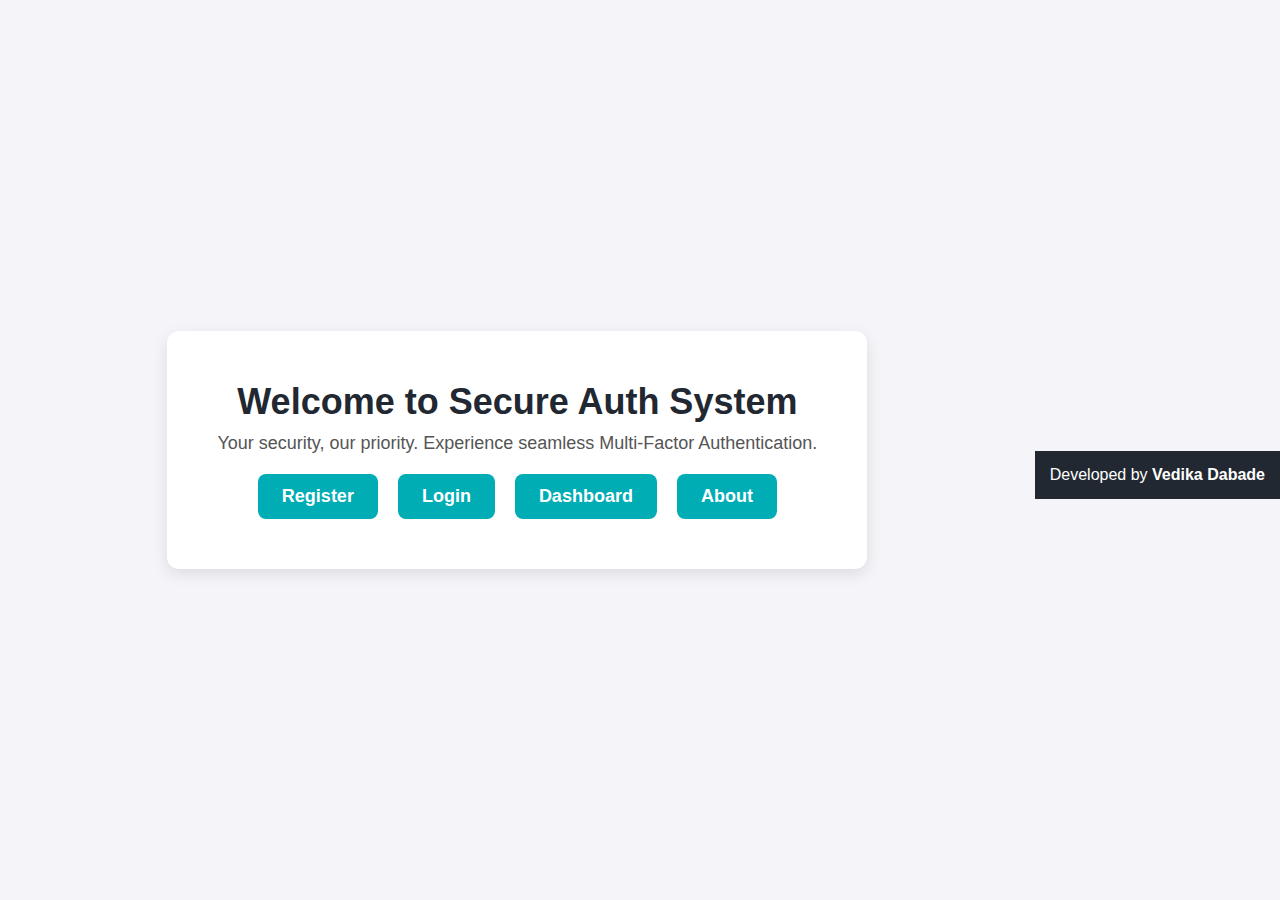
<file: index.html>
<!DOCTYPE html>
<html lang="en">
<head>
    <meta charset="UTF-8">
    <meta name="viewport" content="width=device-width, initial-scale=1.0">
    <title>Secure Auth System</title>
    <link rel="stylesheet" href="style.css">
</head>
<body class="homepage">

    <div class="home-container">
        <h1>Welcome to Secure Auth System</h1>
        <p>Your security, our priority. Experience seamless Multi-Factor Authentication.</p>

        <div class="button-container">
            <a href="register.html" class="btn">Register</a>
            <a href="login.html" class="btn">Login</a>
            <a href="dashboard.html" class="btn">Dashboard</a>
            <a href="about.html" class="btn">About</a>
        </div>
    </div>

    <footer class="footer">
        <p>Developed by <strong>Vedika Dabade</strong></p>
    </footer>

</body>
</html>
</file>
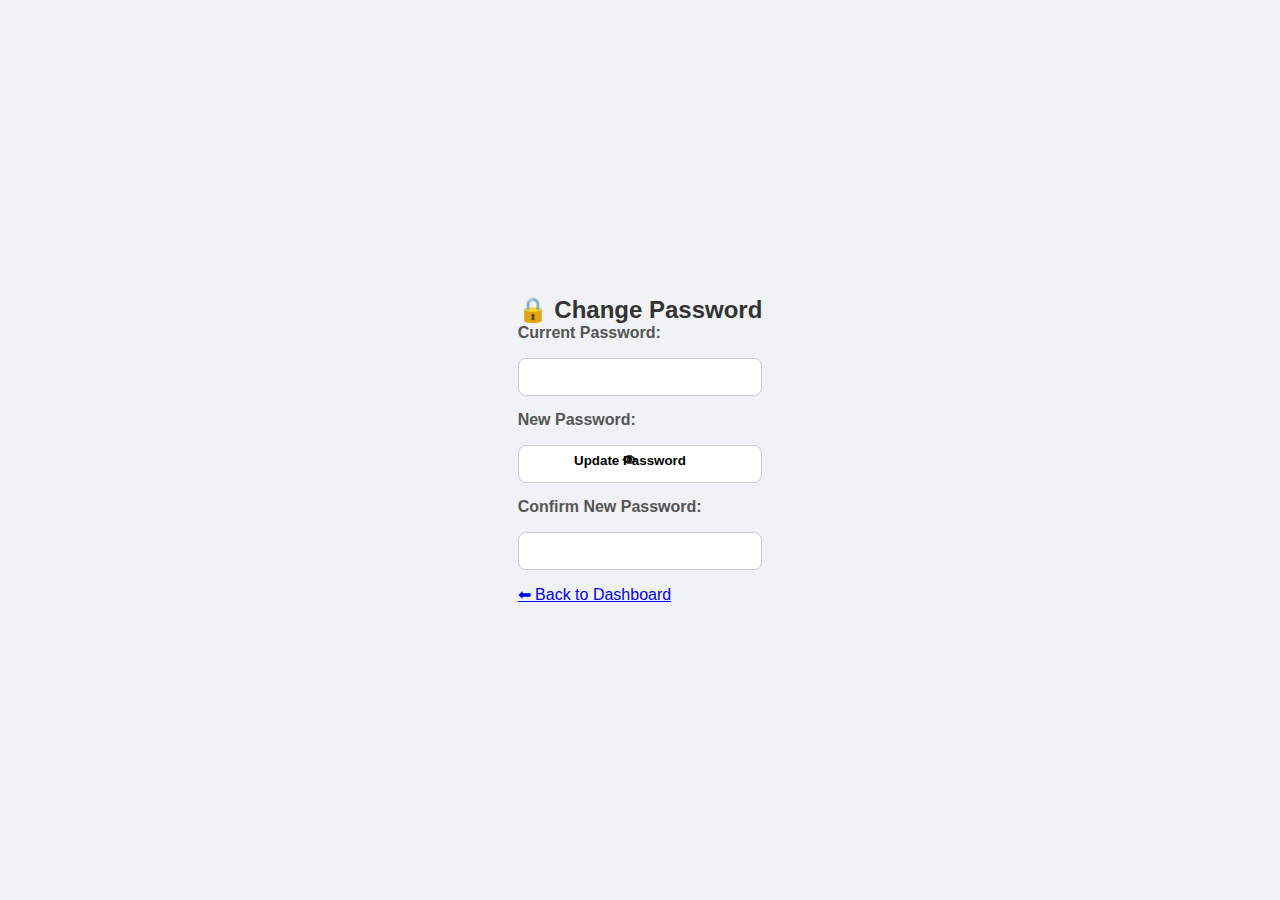
<file: change_password.html>
<!DOCTYPE html>
<html lang="en">
<head>
    <meta charset="UTF-8">
    <meta name="viewport" content="width=device-width, initial-scale=1.0">
    <title>Change Password - Secure Auth</title>
    <link rel="stylesheet" href="style.css">
</head> 
<body>
    <div class="password-container">
        <h2>🔒 Change Password</h2>
        <form id="passwordForm">
            <label>Current Password:</label>
            <div class="password-box">
                <input type="password" id="currentPassword" required>
                <button type="button" class="toggle-password" onclick="togglePassword('currentPassword', this)">👁</button>
            </div>

            <label>New Password:</label>
            <div class="password-box">
                <input type="password" id="newPassword" required>
                <button type="button" class="toggle-password" onclick="togglePassword('newPassword', this)">👁</button>
            </div>

            <label>Confirm New Password:</label>
            <div class="password-box">
                <input type="password" id="confirmPassword" required>
                <button type="button" class="toggle-password" onclick="togglePassword('confirmPassword', this)">👁</button>
            </div>

            <button type="submit" class="update-btn">Update Password</button>
        </form>

        <a href="dashboard.html" class="back-btn">⬅ Back to Dashboard</a>
    </div>

    <script>
        function togglePassword(inputId, button) {
            let input = document.getElementById(inputId);
            input.type = input.type === "password" ? "text" : "password";
        }

        document.getElementById("passwordForm").addEventListener("submit", function(event) {
            event.preventDefault();

            let currentPassword = document.getElementById("currentPassword").value;
            let newPassword = document.getElementById("newPassword").value;
            let confirmPassword = document.getElementById("confirmPassword").value;

            if (newPassword !== confirmPassword) {
                alert("❌ New passwords do not match!");
                return;
            }

            alert("✅ Password updated successfully!");
            window.location.href = "dashboard.html";
        });
    </script>
</body>
</html>
</file>
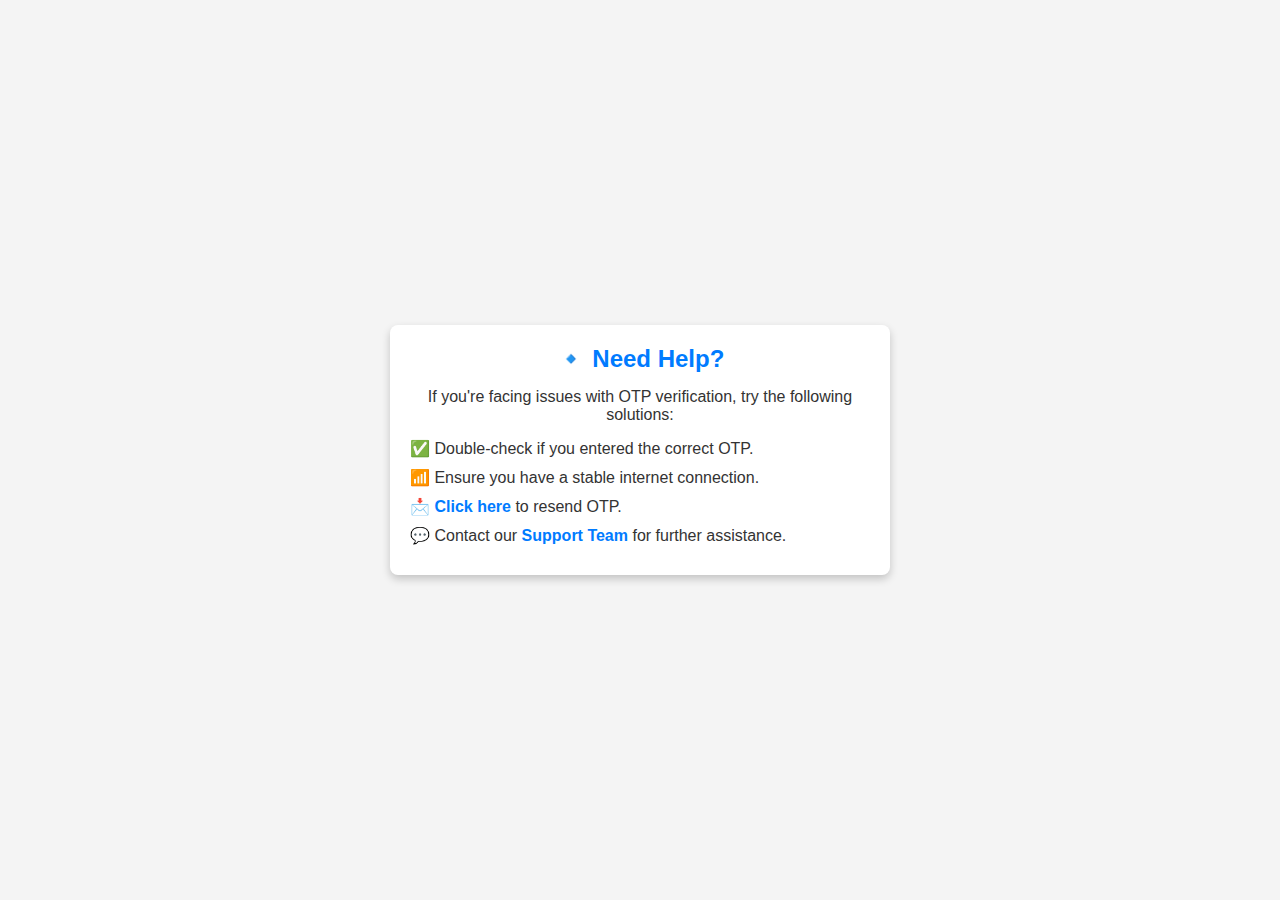
<file: help.html>
<!DOCTYPE html>
<html lang="en">
<head>
    <meta charset="UTF-8">
    <meta name="viewport" content="width=device-width, initial-scale=1.0">
    <title>Help Center</title>
    <link rel="stylesheet" href="style.css">
</head>
<body class="help-page">
    <div class="help-container">
        <h2>🔹 Need Help?</h2>
        <p>If you're facing issues with OTP verification, try the following solutions:</p>
        <ul>
            <li>✅ Double-check if you entered the correct OTP.</li>
            <li>📶 Ensure you have a stable internet connection.</li>
            <li>📩 <a href="resend_otp.html">Click here</a> to resend OTP.</li>
            <li>💬 Contact our <a href="support.html">Support Team</a> for further assistance.</li>
        </ul>
    </div>
</body>
</html>
</file>
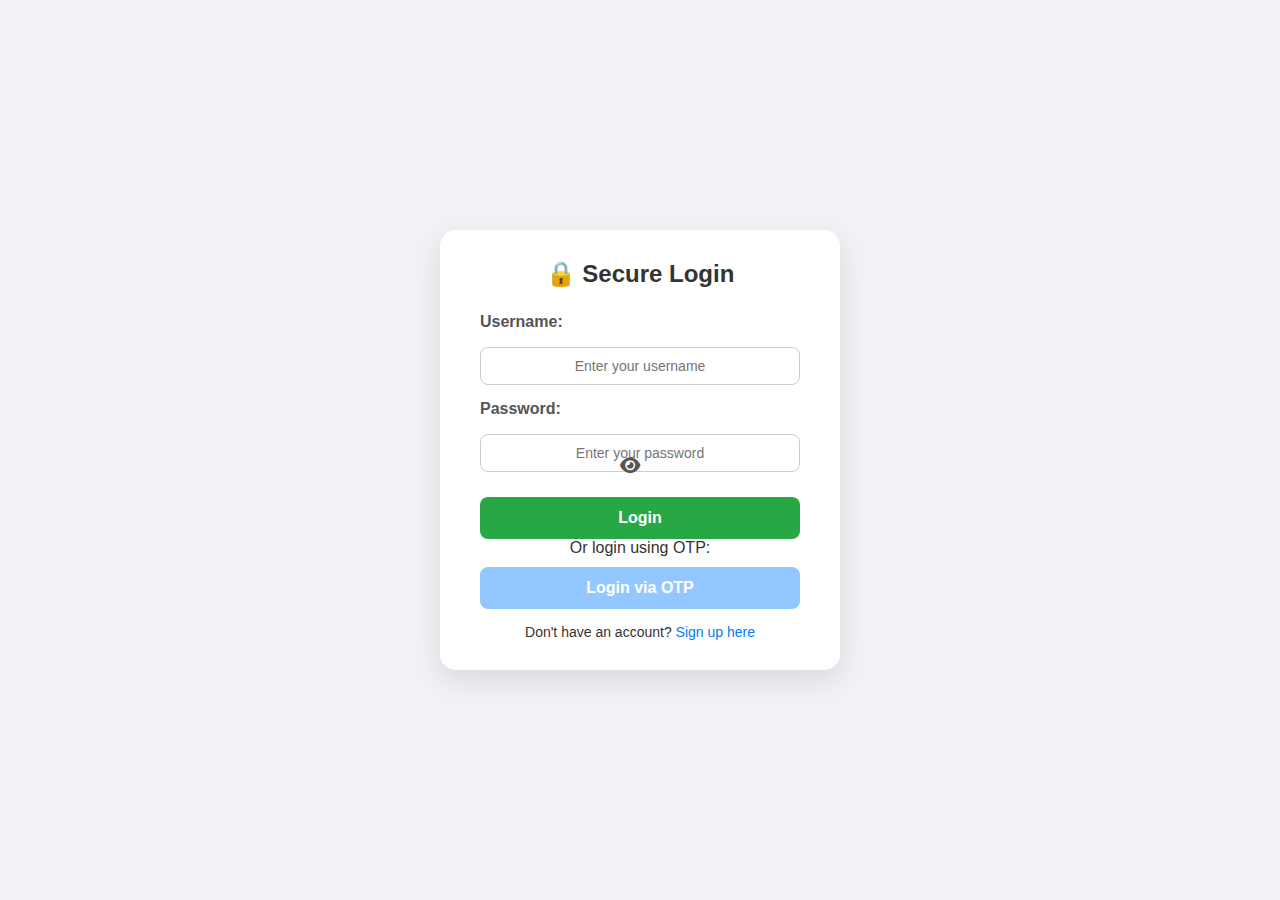
<file: login.html>
<!DOCTYPE html>
<html lang="en">
<head>
  <meta charset="UTF-8" />
  <meta name="viewport" content="width=device-width, initial-scale=1.0"/>
  <title>Login - Secure Auth System</title>  
  <link rel="stylesheet" href="style.css" />  
  <link href="https://cdnjs.cloudflare.com/ajax/libs/font-awesome/6.4.2/css/all.min.css" rel="stylesheet" />
</head>
<body class="login-page">
  <div class="login-container">
    <h2>🔒 Secure Login</h2>
    <form id="loginForm">
      <label for="username">Username:</label>
      <input type="text" id="username" placeholder="Enter your username" required />

      <label for="password">Password:</label>
      <div class="password-container">
        <input type="password" id="password" placeholder="Enter your password" required />
        <button type="button" id="togglePassword"><i class="fa-solid fa-eye"></i></button>
      </div>

      <button type="submit" class="btn-login">Login</button>
    </form>

    <p>Or login using OTP:</p>
    <button class="btn-otp" onclick="location.href='otp.html'">Login via OTP</button>

    <p class="signup-text">Don't have an account? <a href="register.html">Sign up here</a></p>
  </div>

  <script>
    document.getElementById("togglePassword").addEventListener("click", function () {
      const passwordInput = document.getElementById("password");
      const icon = this.querySelector("i");
  
      if (passwordInput.type === "password") {
        passwordInput.type = "text";
        icon.classList.replace("fa-eye", "fa-eye-slash");
      } else {
        passwordInput.type = "password";
        icon.classList.replace("fa-eye-slash", "fa-eye");
      }
    });
  
    document.getElementById("loginForm").addEventListener("submit", function (event) {
      event.preventDefault();
  
      const username = document.getElementById("username").value.trim();
      const password = document.getElementById("password").value.trim();
  
      const users = JSON.parse(localStorage.getItem("users")) || [];
  
      const matchedUser = users.find(user => user.username === username && user.password === password);
  
      if (matchedUser) {
        // Save current session
        localStorage.setItem("loggedInUser", JSON.stringify(matchedUser));
        setTimeout(() => {
          window.location.href = "dashboard.html";
        }, 1000);
      } else {
        setTimeout(() => {
          window.location.href = "login_error.html";
        }, 1000);
      }
    });
  </script>
  
</body>
</html>
</file>
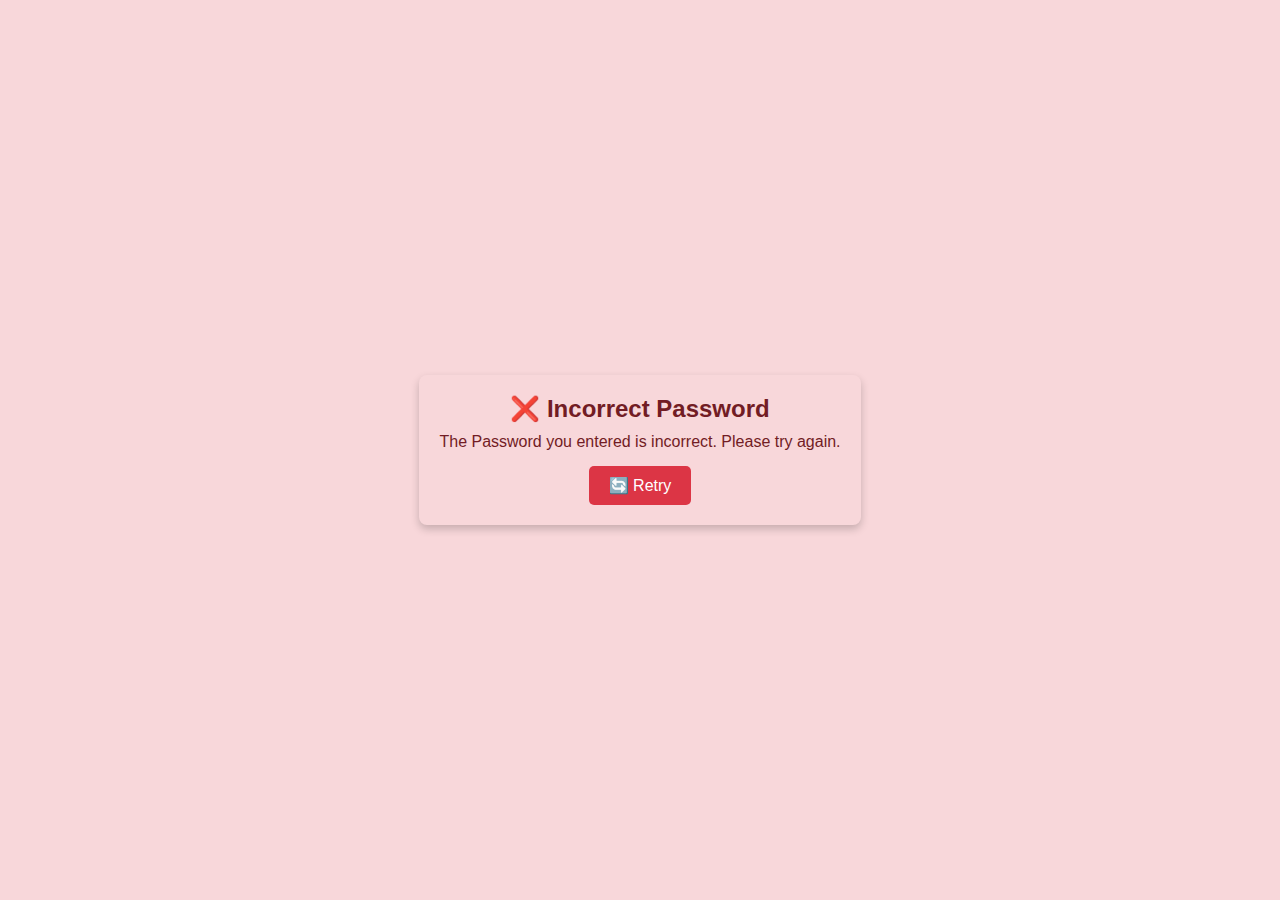
<file: login_error.html>
<!DOCTYPE html>
<html lang="en">
<head>
    <meta charset="UTF-8">
    <meta name="viewport" content="width=device-width, initial-scale=1.0">
    <title>Invalid Password</title>
    <link rel="stylesheet" href="style.css"> <!-- Link to external stylesheet -->
</head>
<body class="error-page">
    <div class="error-box">
        <h2>❌ Incorrect Password</h2>
        <p>The Password you entered is incorrect. Please try again.</p>
        <a href="login.html" class="retry-btn">🔄 Retry</a>


    </div>
</body>
</html>
</file>
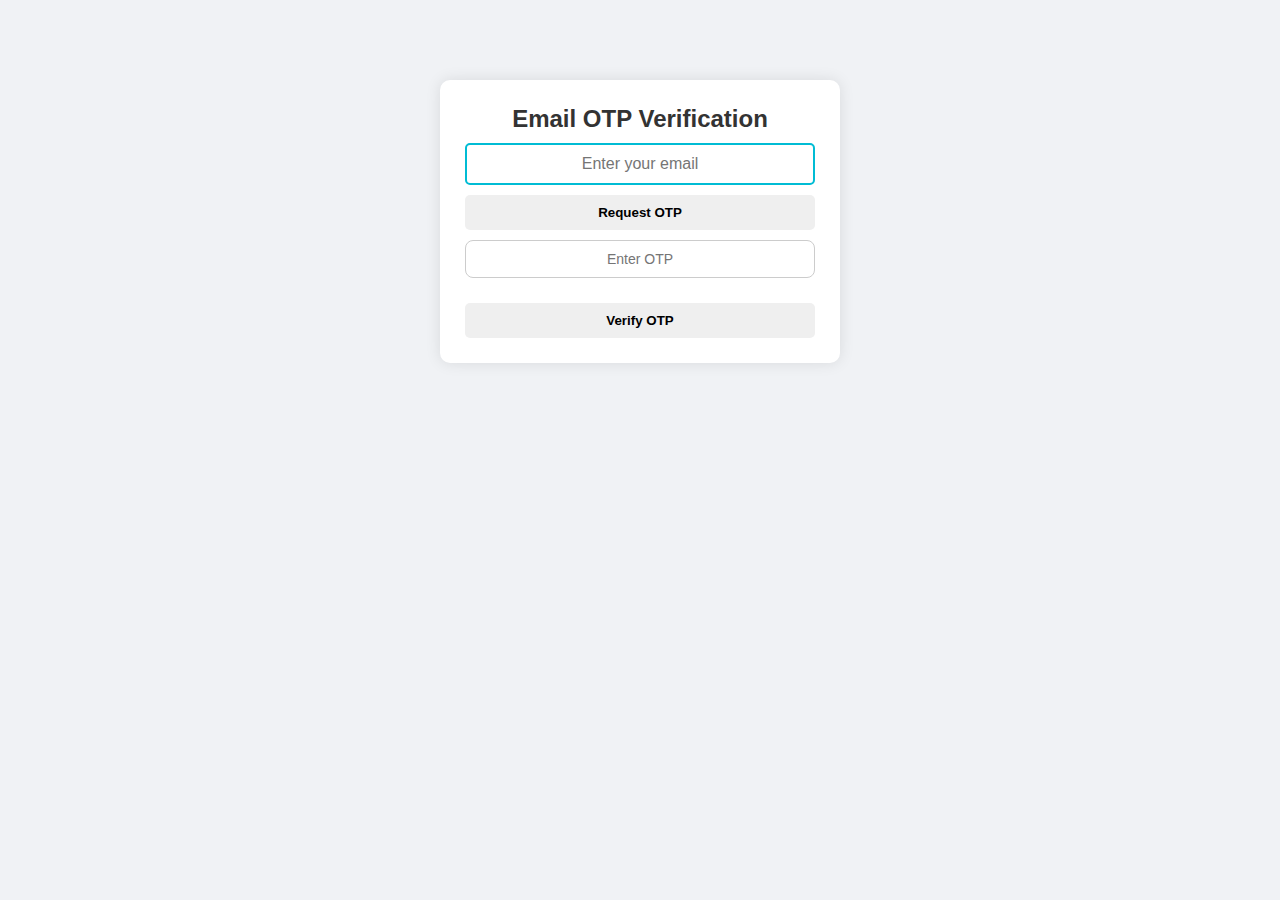
<file: otp.html>
<!DOCTYPE html>
<html lang="en">
<head>
    <meta charset="UTF-8">
    <meta name="viewport" content="width=device-width, initial-scale=1.0">
    <title>Email OTP Verification</title>
    <link rel="stylesheet" href="style.css">
    
</head>
<body>
    <div class="container">
        <h2>Email OTP Verification</h2>
        <form id="otpForm">
            <input type="email" id="emailInput" placeholder="Enter your email" required>
            <button type="button" id="requestOtpBtn">Request OTP</button>
            <input type="text" id="otpInput" placeholder="Enter OTP" maxlength="4" required>
            <button type="submit">Verify OTP</button>
        </form>
        <p id="message"></p>
    </div>

    <script>
        document.getElementById("requestOtpBtn").addEventListener("click", function() {
            let email = document.getElementById("emailInput").value.trim();
            let message = document.getElementById("message");

            if (!email) {
                message.innerHTML = "⚠️ Please enter a valid email address.";
                message.className = "error";
                return;
            }

            fetch("http://127.0.0.1:5000/generate_email_otp", {
                method: "POST",
                headers: { "Content-Type": "application/json" },
                body: JSON.stringify({ email: email })
            })
            .then(response => response.json())
            .then(data => {
                message.innerHTML = "📧 OTP sent to your email!";
                message.className = "success";
            })
            .catch(error => {
                console.error("Error sending OTP:", error);
                message.innerHTML = "❌ Failed to send OTP. Try again.";
                message.className = "error";
            });
        });

        document.getElementById("otpForm").addEventListener("submit", function(event) {
            event.preventDefault();

            let email = document.getElementById("emailInput").value.trim();
            let enteredOTP = document.getElementById("otpInput").value.trim();
            let message = document.getElementById("message");

            if (!email || enteredOTP.length !== 4 || isNaN(enteredOTP)) {
                message.innerHTML = "⚠️ Please enter a valid email and 4-digit OTP.";
                message.className = "error";
                return;
            }

            fetch("http://127.0.0.1:5000/verify_email_otp", {
                method: "POST",
                headers: { "Content-Type": "application/json" },
                body: JSON.stringify({ email: email, otp: enteredOTP })
            })
            .then(response => response.json())
            .then(data => {
                if (data.success) {
                    message.innerHTML = "✅ OTP Verified! Redirecting...";
                    message.className = "success";
                    setTimeout(() => {
                        window.location.href = "success.html"; // Redirect after verification
                    }, 1500);
                } else {
                    message.innerHTML = "";
                    message.className = "error";
                    setTimeout(() => {
                        window.location.href = "error.html"; // Redirect after verification
                    }, 1500);
                }
            })
            .catch(error => {
                console.error("Error verifying OTP:", error);
                message.innerHTML = "❌ OTP verification failed.";
                message.className = "error";
                setTimeout(() => {
                    window.location.href = "help.html"; // Redirect after verification
                }, 1500);
            });
        });
    </script>
</body>
</html>
</file>
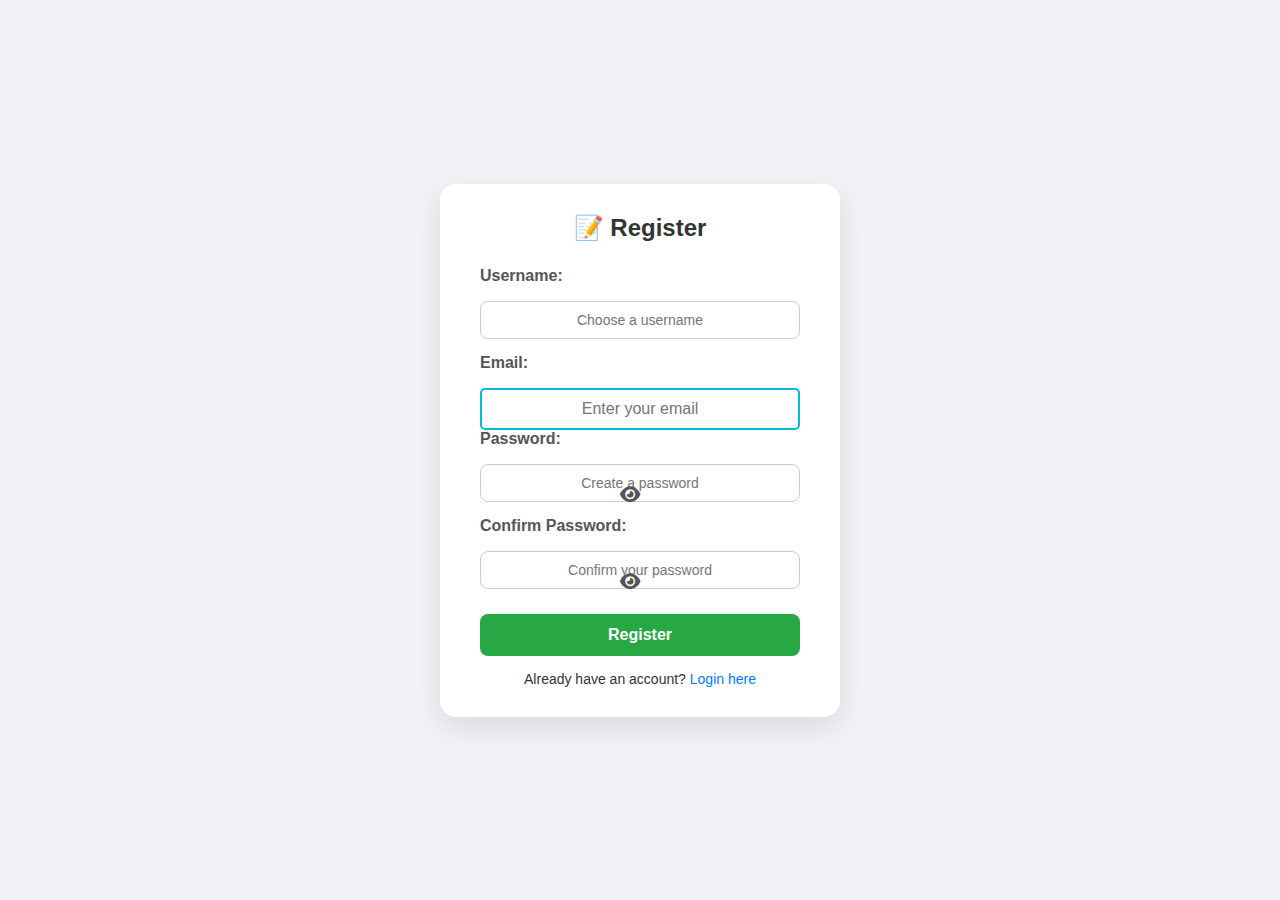
<file: register.html>
<!DOCTYPE html>
<html lang="en">
<head>
  <meta charset="UTF-8" />
  <meta name="viewport" content="width=device-width, initial-scale=1.0"/>
  <title>Register - MFA System</title>
  <link rel="stylesheet" href="style.css" />
  <link href="https://cdnjs.cloudflare.com/ajax/libs/font-awesome/6.4.2/css/all.min.css" rel="stylesheet" />
</head>
<body class="login-page">
  <div class="login-container">
    <h2>📝 Register</h2>
    <form id="registerForm">
      <label for="newUsername">Username:</label>
      <input type="text" id="newUsername" placeholder="Choose a username" required />

      <label for="email">Email:</label>
      <input type="email" id="email" placeholder="Enter your email" required />

      <label for="newPassword">Password:</label>
      <div class="password-container">
        <input type="password" id="newPassword" placeholder="Create a password" required />
        <button type="button" class="toggle-password" id="toggleNewPassword"><i class="fa-solid fa-eye"></i></button>
      </div>

      <label for="confirmPassword">Confirm Password:</label>
      <div class="password-container">
        <input type="password" id="confirmPassword" placeholder="Confirm your password" required />
        <button type="button" class="toggle-password" id="toggleConfirmPassword"><i class="fa-solid fa-eye"></i></button>
      </div>

      <button type="submit" class="btn-login">Register</button>
    </form>

    <p class="signup-text">Already have an account? <a href="login.html">Login here</a></p>
  </div>

  <script>
    function togglePasswordVisibility(toggleId, inputId) {
      document.getElementById(toggleId).addEventListener("click", function () {
        const input = document.getElementById(inputId);
        const icon = this.querySelector("i");
  
        if (input.type === "password") {
          input.type = "text";
          icon.classList.replace("fa-eye", "fa-eye-slash");
        } else {
          input.type = "password";
          icon.classList.replace("fa-eye-slash", "fa-eye");
        }
      });
    }
  
    togglePasswordVisibility("toggleNewPassword", "newPassword");
    togglePasswordVisibility("toggleConfirmPassword", "confirmPassword");
  
    document.getElementById("registerForm").addEventListener("submit", function (event) {
      event.preventDefault();
  
      const username = document.getElementById("newUsername").value.trim();
      const email = document.getElementById("email").value.trim();
      const password = document.getElementById("newPassword").value;
      const confirmPassword = document.getElementById("confirmPassword").value;
  
      if (password !== confirmPassword) {
        alert("❌ Passwords do not match!");
        return;
      }
  
      let users = JSON.parse(localStorage.getItem("users")) || [];
  
      // Check for duplicate email or username
      const duplicate = users.find(user => user.email === email || user.username === username);
      if (duplicate) {
        alert("⚠️ Username or email already exists!");
        return;
      }
  
      users.push({ username, email, password });
      localStorage.setItem("users", JSON.stringify(users));
  
      alert("✅ Registered successfully!");
      window.location.href = "login.html";
    });
  </script>
  
</body>
</html>
</file>
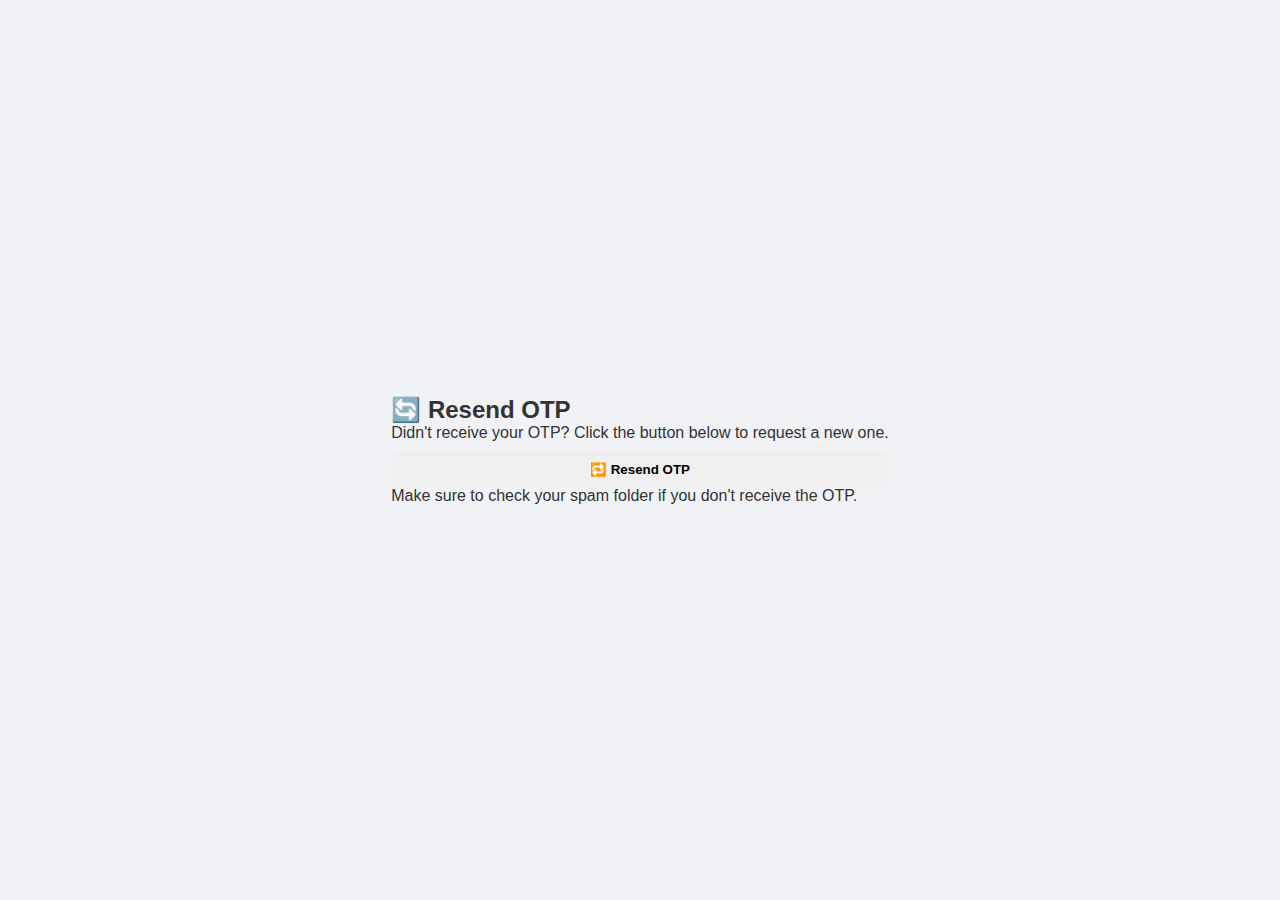
<file: resend_otp.html>
<!DOCTYPE html>
<html lang="en">
<head>
    <meta charset="UTF-8">
    <meta name="viewport" content="width=device-width, initial-scale=1.0">
    <title>Resend OTP - Secure Auth</title>
    <link rel="stylesheet" href="style.css">
</head>
<body>
    <div class="otp-container">
        <h2>🔄 Resend OTP</h2>
        <p>Didn't receive your OTP? Click the button below to request a new one.</p>

        <button id="resendOtp" class="resend-btn">🔁 Resend OTP</button>

        <p class="note">Make sure to check your spam folder if you don't receive the OTP.</p>
    </div>

    <script>
        document.getElementById("resendOtp").addEventListener("click", function() {
            fetch("/send_otp")
                .then(response => response.json())
                .then(data => alert("✅ A new OTP has been sent to your email!"))
                .catch(error => alert("❌ Error sending OTP. Please try again."));
        });
    </script>
</body>
</html>
</file>
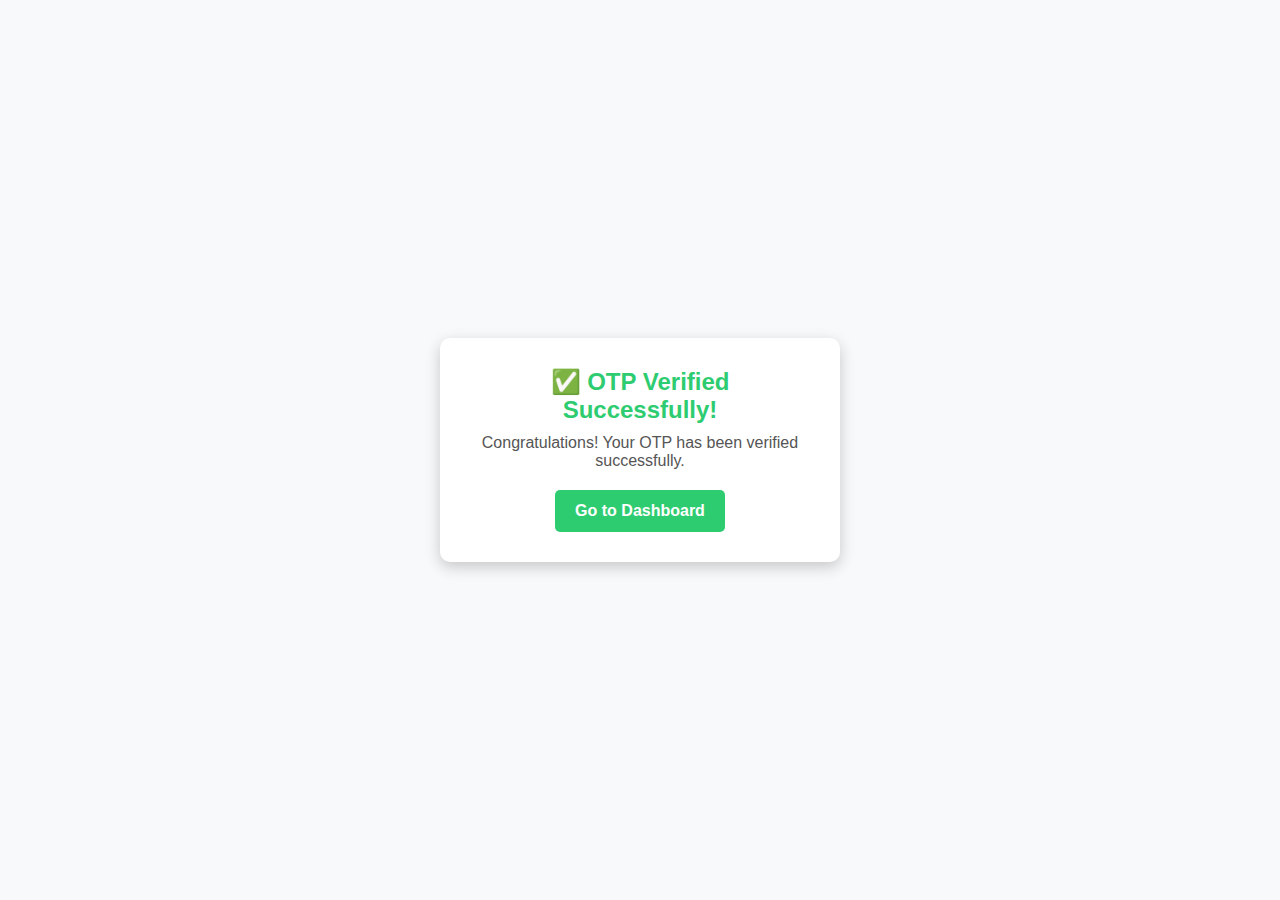
<file: success.html>
<!DOCTYPE html>
<html lang="en">
<head>
    <meta charset="UTF-8">
    <meta name="viewport" content="width=device-width, initial-scale=1.0">
    <title>OTP Verified</title>
    <link rel="stylesheet" href="style.css">
</head>
<body class="success-page">
    <div class="success-container">
        <h2>✅ OTP Verified Successfully!</h2>
        <p>Congratulations! Your OTP has been verified successfully.</p>
        <a href="dashboard.html" class="btn-success">Go to Dashboard</a>
    </div>
</body>
</html>
</file>
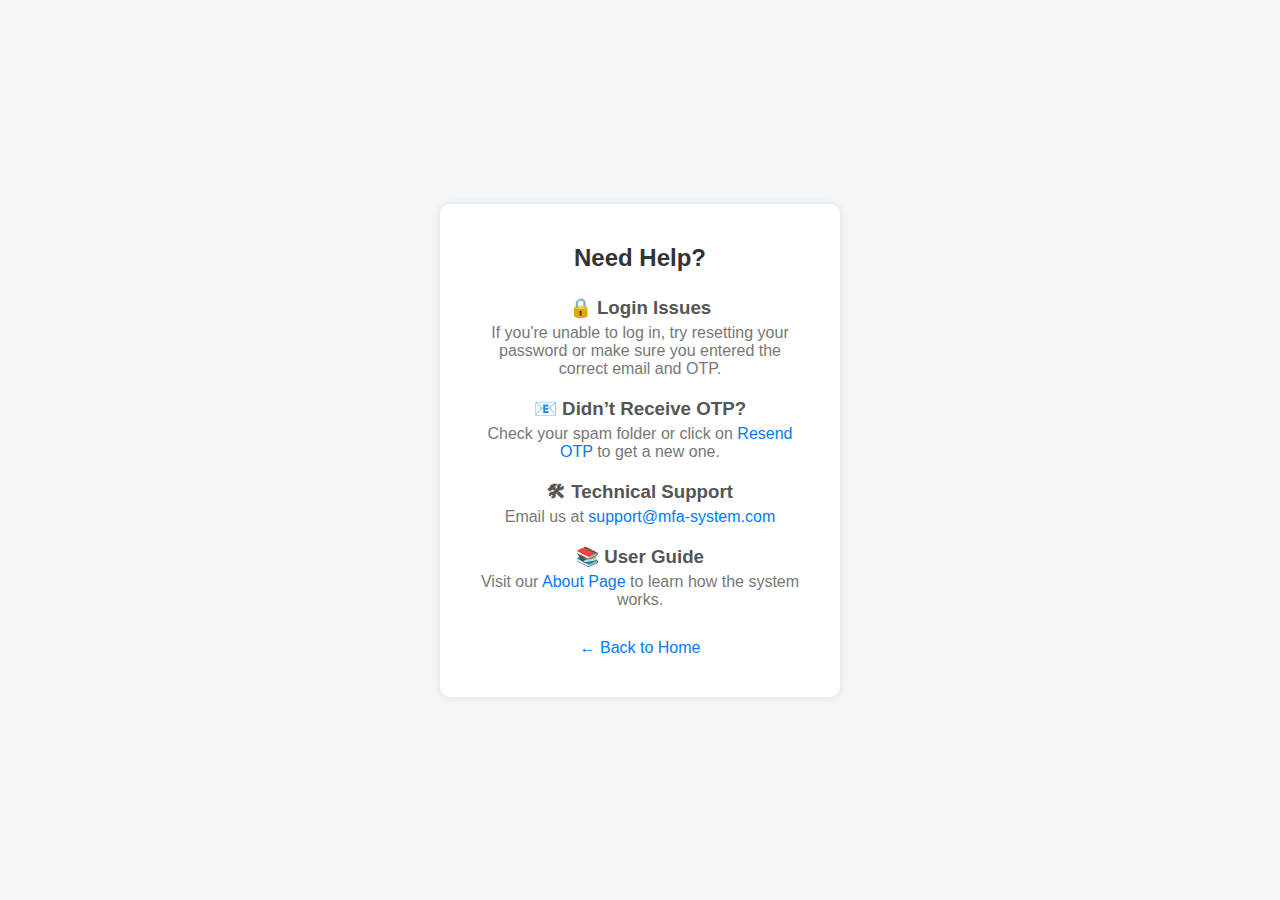
<file: support.html>
<!DOCTYPE html>
<html lang="en">
<head>
    <meta charset="UTF-8">
    <meta name="viewport" content="width=device-width, initial-scale=1.0">
    <title>Support - MFA System</title>
    <link rel="stylesheet" href="style.css">
    <style>
        body {
            background-color: #f4f7fa;
            font-family: Arial, sans-serif;
        }

        .container {
            max-width: 600px;
            margin: 60px auto;
            background-color: #fff;
            padding: 40px;
            box-shadow: 0 0 10px rgba(0,0,0,0.1);
            border-radius: 10px;
        }

        h2 {
            text-align: center;
            color: #333;
            margin-bottom: 25px;
        }

        .support-option {
            margin-bottom: 20px;
        }

        .support-option h3 {
            color: #555;
            margin-bottom: 5px;
        }

        .support-option p {
            color: #777;
            margin: 0;
        }

        a {
            color: #007bff;
            text-decoration: none;
        }

        a:hover {
            text-decoration: underline;
        }

        .back-link {
            text-align: center;
            margin-top: 30px;
        }
    </style>
</head>
<body>
    <div class="container">
        <h2>Need Help?</h2>

        <div class="support-option">
            <h3>🔒 Login Issues</h3>
            <p>If you're unable to log in, try resetting your password or make sure you entered the correct email and OTP.</p>
        </div>

        <div class="support-option">
            <h3>📧 Didn’t Receive OTP?</h3>
            <p>Check your spam folder or click on <a href="resendotp.html">Resend OTP</a> to get a new one.</p>
        </div>

        <div class="support-option">
            <h3>🛠 Technical Support</h3>
            <p>Email us at <a href="mailto:support@mfa-system.com">support@mfa-system.com</a></p>
        </div>

        <div class="support-option">
            <h3>📚 User Guide</h3>
            <p>Visit our <a href="about.html">About Page</a> to learn how the system works.</p>
        </div>

        <div class="back-link">
            <a href="index.html">← Back to Home</a>
        </div>
    </div>
</body>
</html>
</file>
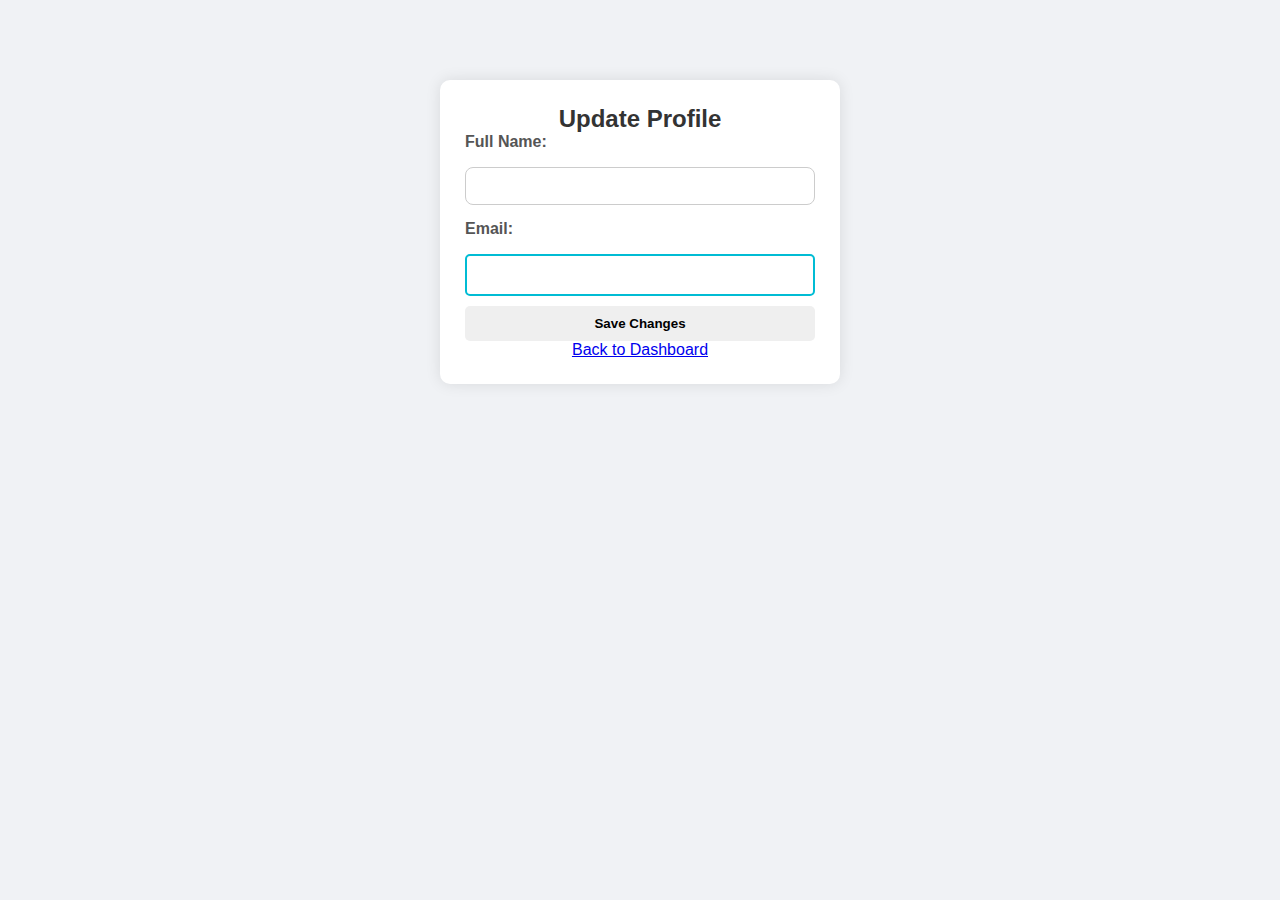
<file: update_profile.html>
<!DOCTYPE html>
<html lang="en">
<head>
    <meta charset="UTF-8">
    <meta name="viewport" content="width=device-width, initial-scale=1.0">
    <title>Update Profile</title>
    <link rel="stylesheet" href="style.css">
</head>
<body>
    <div class="container">
        <h2>Update Profile</h2>
        <form id="profileForm">
            <label>Full Name:</label>
            <input type="text" id="fullName" required>

            <label>Email:</label>
            <input type="email" id="email" required>

            <button type="submit">Save Changes</button>
        </form>
        <a href="dashboard.html" class="back-btn">Back to Dashboard</a>
    </div>

    <script>
        // Load existing profile data
        document.getElementById("fullName").value = localStorage.getItem("username") || "";
        document.getElementById("email").value = localStorage.getItem("email") || "";

        document.getElementById("profileForm").addEventListener("submit", function(event) {
            event.preventDefault();

            let fullName = document.getElementById("fullName").value;
            let email = document.getElementById("email").value;

            localStorage.setItem("username", fullName);
            localStorage.setItem("email", email);

            alert("Profile updated successfully!");
            window.location.href = "dashboard.html";
        });
    </script>
</body>
</html>
</file>
<file: style.css>
/* Global Styles */
* {
    margin: 0;
    padding: 0;
    box-sizing: border-box;
    font-family: 'Poppins', sans-serif;
}

body {
    background-color: #ffffff; /* White Background */
    color: #333;
}

/* Navigation Bar */
.navbar {
    background: #444; /* Dark Grey */
    color: white;
    padding: 15px 20px;
    display: flex;
    justify-content: space-between;
    align-items: center;
}

.navbar h1 {
    font-size: 22px;
}

.navbar ul {
    list-style: none;
    display: flex;
}

.navbar ul li {
    margin: 0 15px;
}

.navbar ul li a {
    color: white;
    text-decoration: none;
    font-weight: bold;
    transition: 0.3s;
}

.navbar ul li a:hover {
    color: #00bcd4; /* Cyan Hover */
}

/* Sidebar */
.sidebar {
    width: 250px;
    height: 100vh;
    background: #2c2c2c; /* Dark Grey */
    color: white;
    position: fixed;
    top: 0;
    left: 0;
    padding-top: 20px;
}

.sidebar .logo {
    text-align: center;
    font-size: 24px;
    margin-bottom: 20px;
}

.sidebar ul {
    list-style: none;
    padding: 0;
}

.sidebar ul li {
    padding: 15px 20px;
    transition: 0.3s;
}

.sidebar ul li a {
    text-decoration: none;
    color: white;
    display: flex;
    align-items: center;
}

.sidebar ul li a i {
    margin-right: 10px;
}

.sidebar ul li:hover {
    background: #00bcd4; /* Cyan */
}

/* Main Content */
.main-content {
    margin-left: 260px;
    padding: 20px;
}

/* Containers */
.container {
    width: 400px;
    margin: auto;
    text-align: center;
    background: #fff;
    padding: 25px;
    border-radius: 10px;
    box-shadow: 0px 0px 15px rgba(0, 0, 0, 0.1);
    margin-top: 80px;
}

/* Buttons */
button {
    width: 100%;
    padding: 12px;
    border: none;
    border-radius: 5px;
    font-weight: bold;
    transition: 0.3s;
    margin-top: 10px;
    cursor: pointer;
}

button:hover {
    opacity: 0.8;
}

.primary-btn {
    background: #00bcd4;
    color: white;
}

.primary-btn:hover {
    background: #008ba3;
}

.logout-btn {
    background: #d9534f;
    color: white;
}

.logout-btn:hover {
    background: #c9302c;
}

/* Forms */
input {
    width: 100%;
    padding: 10px;
    margin-top: 10px;
    border: 2px solid #00bcd4;
    border-radius: 5px;
    font-size: 16px;
    text-align: center;
}

/* ============================= */
/* HOMEPAGE STYLES */
/* ============================= */
.homepage {
    background: #f4f4f9;
    text-align: center;
}

.home-container {
    max-width: 800px;
    margin: 100px auto;
    padding: 50px;
    background: white;
    border-radius: 12px;
    box-shadow: 0px 5px 15px rgba(0, 0, 0, 0.1);
}

.home-container h1 {
    font-size: 36px;
    color: #222831;
    margin-bottom: 10px;
}

.home-container p {
    font-size: 18px;
    color: #555;
    margin-bottom: 20px;
}

.button-container {
    display: flex;
    justify-content: center;
    gap: 20px;
    flex-wrap: wrap;
    margin-top: 20px;
}

.btn {
    display: inline-block;
    padding: 12px 24px;
    font-size: 18px;
    font-weight: bold;
    color: white;
    background: #00adb5;
    border-radius: 8px;
    text-decoration: none;
    transition: 0.3s ease-in-out;
}

.btn:hover {
    background: #007f8b;
}

/* ============================= */
/* FOOTER STYLES */
/* ============================= */
.footer {
    margin-top: 50px;
    padding: 15px;
    background: #222831;
    color: white;
    text-align: center;
    font-size: 16px;
}


/* ============================= */
/* DASHBOARD PAGE STYLES */
/* ============================= */
.dashboard {
    background: #f8f9fa;
    display: flex;
}

/* Sidebar Styles */
.sidebar {
    width: 260px;
    height: 100vh;
    background: #2c3e50;
    color: white;
    position: fixed;
    padding-top: 20px;
}

.sidebar .logo {
    text-align: center;
    font-size: 24px;
    font-weight: bold;
    margin-bottom: 20px;
}

.sidebar ul {
    list-style: none;
    padding: 0;
}

.sidebar ul li {
    padding: 15px 20px;
    transition: 0.3s;
}

.sidebar ul li a {
    text-decoration: none;
    color: white;
    display: flex;
    align-items: center;
    font-size: 18px;
}

.sidebar ul li a i {
    margin-right: 10px;
}

.sidebar ul li:hover {
    background: #34495e;
}

/* Main Content */
.main-content {
    margin-left: 280px;
    padding: 40px;
    flex-grow: 1;
}

header h1 {
    font-size: 28px;
    color: #222;
}

header p {
    font-size: 18px;
    color: #555;
}

/* Dashboard Grid */
.dashboard-grid {
    display: grid;
    grid-template-columns: repeat(auto-fit, minmax(300px, 1fr));
    gap: 20px;
    margin-top: 30px;
}

/* Dashboard Cards */
.card {
    background: white;
    padding: 20px;
    border-radius: 10px;
    box-shadow: 0px 5px 15px rgba(0, 0, 0, 0.1);
    transition: 0.3s;
    text-align: center;
}

.card:hover {
    transform: scale(1.03);
}

/* Specific Card Styles */
.profile-card h3 {
    color: #2980b9;
}

.security-card h3 {
    color: #27ae60;
}

.security-card p {
    font-size: 18px;
    font-weight: bold;
    color: #27ae60;
}

.actions-card h3 {
    color: #6326ae;
}

/* Buttons */
button {
    width: 100%;
    padding: 10px;
    border: none;
    border-radius: 5px;
    cursor: pointer;
    font-weight: bold;
    transition: 0.3s;
    margin-top: 10px;
}

button:hover {
    opacity: 0.8;
}

.logout-btn {
    background: #a94340;
    color: white;
}

.logout-btn:hover {
    background: #854faf;
}

/* Help Page Styles */
.help-page {
    font-family: Arial, sans-serif;
    text-align: center;
    padding: 50px;
    background-color: #f4f4f4;
}

/* Help Container */
.help-container {
    background-color: #ffffff;
    color: #333;
    padding: 20px;
    border-radius: 8px;
    display: inline-block;
    box-shadow: 0 4px 8px rgba(0, 0, 0, 0.2);
    max-width: 500px;
}

.help-container h2 {
    margin-bottom: 15px;
    font-size: 24px;
    color: #007bff;
}

.help-container p {
    font-size: 16px;
    margin-bottom: 15px;
}

.help-container ul {
    list-style: none;
    padding: 0;
    text-align: left;
}

.help-container li {
    margin-bottom: 10px;
    font-size: 16px;
}

.help-container a {
    color: #007bff;
    text-decoration: none;
    font-weight: bold;
}

.help-container a:hover {
    text-decoration: underline;
}


/* ============================= */
/* ABOUT PAGE STYLES */
/* ============================= */
.about-page {
    background: #f4f4f9;
    text-align: center;
    padding: 50px 20px;
}

.about-container {
    max-width: 800px;
    margin: auto;
    background: white;
    padding: 40px;
    border-radius: 12px;
    box-shadow: 0px 5px 15px rgba(0, 0, 0, 0.1);
}

.about-container h1 {
    font-size: 36px;
    color: #222831;
    margin-bottom: 10px;
}

.subtext {
    font-size: 18px;
    color: #555;
    margin-bottom: 30px;
}

.about-section {
    text-align: left;
    margin-bottom: 30px;
}

.about-section h2 {
    font-size: 24px;
    color: #00adb5;
    margin-bottom: 10px;
}

.about-section ul {
    list-style: none;
    padding: 0;
}

.about-section ul li {
    font-size: 18px;
    background: #f8f9fa;
    padding: 10px;
    margin: 5px 0;
    border-radius: 8px;
    display: flex;
    align-items: center;
    gap: 8px;
    color: #333;
}

.about-section p {
    font-size: 18px;
    color: #444;
    line-height: 1.6;
}

/* Error Page Styles */
.error-page {
    font-family: Arial, sans-serif;
    text-align: center;
    padding: 50px;
    background-color: #f8d7da; /* Light red background for error */
}

/* Error Box */
.error-box {
    background-color: #f8d7da;
    color: #721c24;
    padding: 20px;
    border-radius: 8px;
    display: inline-block;
    box-shadow: 0 4px 8px rgba(0, 0, 0, 0.2);
}

.error-box h2 {
    margin: 0 0 10px;
    font-size: 24px;
}

.error-box p {
    font-size: 16px;
    margin-bottom: 15px;
}

/* Retry Button */
.retry-btn {
    display: inline-block;
    padding: 10px 20px;
    background-color: #dc3545;
    color: white;
    text-decoration: none;
    font-size: 16px;
    border-radius: 5px;
    transition: background 0.3s ease;
}

.retry-btn:hover {
    background-color: #b02a37;
}


/* ============================= */
/* SUCCESS PAGE STYLES */
/* ============================= */
.success-page {
    background: #f8f9fa;
    display: flex;
    justify-content: center;
    align-items: center;
    height: 100vh;
    font-family: 'Poppins', sans-serif;
}

.success-container {
    background: white;
    padding: 30px;
    border-radius: 10px;
    text-align: center;
    box-shadow: 0px 5px 15px rgba(0, 0, 0, 0.2);
    max-width: 400px;
}

.success-container h2 {
    color: #2ecc71;
    font-size: 24px;
    margin-bottom: 10px;
}

.success-container p {
    font-size: 16px;
    color: #555;
    margin-bottom: 20px;
}

/* Success Button */
.btn-success {
    display: inline-block;
    padding: 12px 20px;
    background: #2ecc71;
    color: white;
    text-decoration: none;
    font-weight: bold;
    border-radius: 5px;
    transition: 0.3s;
}

.btn-success:hover {
    background: #27ae60;
}

/* ============================= */
/* LOGIN PAGE STYLES */
/* ============================= */
body {
    font-family: 'Segoe UI', Tahoma, Geneva, Verdana, sans-serif;
    background-color: #f0f2f5;
    display: flex;
    justify-content: center;
    align-items: center;
    height: 100vh;
    margin: 0;
}

.login-container {
    background-color: #fff;
    padding: 30px 40px;
    border-radius: 16px;
    box-shadow: 0 10px 30px rgba(0, 0, 0, 0.1);
    width: 100%;
    max-width: 400px;
    text-align: center;
}

.login-container h2 {
    margin-bottom: 25px;
    font-size: 24px;
    color: #333;
}

label {
    display: block;
    text-align: left;
    margin-bottom: 6px;
    font-weight: bold;
    color: #555;
}

input[type="text"],
input[type="password"] {
    width: 100%;
    padding: 10px 12px;
    margin-bottom: 15px;
    border: 1px solid #ccc;
    border-radius: 8px;
    box-sizing: border-box;
    font-size: 14px;
}

.password-container {
    position: relative;
}

.password-container button {
    position: absolute;
    right: 10px;
    top: 50%;
    transform: translateY(-50%);
    background: none;
    border: none;
    cursor: pointer;
    padding: 0;
}


.password-container i {
    font-size: 18px;
    color: #555;
}

.btn-login, .btn-otp {
    width: 100%;
    padding: 12px;
    margin-top: 10px;
    border: none;
    border-radius: 8px;
    font-size: 16px;
    cursor: pointer;
    transition: 0.3s;
}

.btn-login {
    background-color: #28a745;
    color: white;
}

.btn-login:hover {
    background-color: #218838;
}

.btn-otp {
    background-color: #007bff6c;
    color: white;
}

.btn-otp:hover {
    background-color: #0069d97f;
}

.signup-text {
    margin-top: 15px;
    font-size: 14px;
}

.signup-text a {
    color: #007bff;
    text-decoration: none;
}

.signup-text a:hover {
    text-decoration: underline;
}

/* ============================= */
/* REGISTRATION PAGE*/
/* ============================= */

body.register-page {
    background-color: #f5f5f5;
    font-family: 'Segoe UI', sans-serif;
    display: flex;
    justify-content: center;
    align-items: center;
    height: 100vh;
  }
  
  .register-container {
    background-color: white;
    padding: 30px;
    border-radius: 15px;
    box-shadow: 0 0 20px rgba(0, 0, 0, 0.1);
    width: 100%;
    max-width: 400px;
    text-align: center;
  }
  
  .register-container h2 {
    margin-bottom: 20px;
    color: #333;
  }
  
  .register-container label {
    text-align: left;
    display: block;
    margin: 15px 0 5px;
    font-weight: bold;
    color: #333;
  }
  
  .register-container input[type="text"],
  .register-container input[type="email"],
  .register-container input[type="password"] {
    width: 100%;
    padding: 10px;
    border-radius: 8px;
    border: 1px solid #ccc;
    box-sizing: border-box;
  }
  
  .password-container {
    position: relative;
  }
  
  .toggle-password {
    position: absolute;
    right: 10px;
    top: 50%;
    transform: translateY(-50%);
    border: none;
    background: none;
    cursor: pointer;
    color: #333;
  }
  
  .btn-register {
    width: 100%;
    margin-top: 20px;
    padding: 10px;
    background-color: #28a745;
    border: none;
    border-radius: 8px;
    color: white;
    font-weight: bold;
    cursor: pointer;
  }
  
  .signup-text {
    margin-top: 15px;
    font-size: 14px;
  }
  
  .developer-photo {
    width: 100px;
    height: 100px;
    border-radius: 50%;
    object-fit: cover;
    margin-bottom: 10px;
  }
  

/* Responsive */
@media (max-width: 768px) {
    .sidebar {
        width: 200px;
    }

    .main-content {
        margin-left: 210px;
    }

    .container,
    .error-container,
    .success-container {
        width: 90%;
    }
}
</file>
